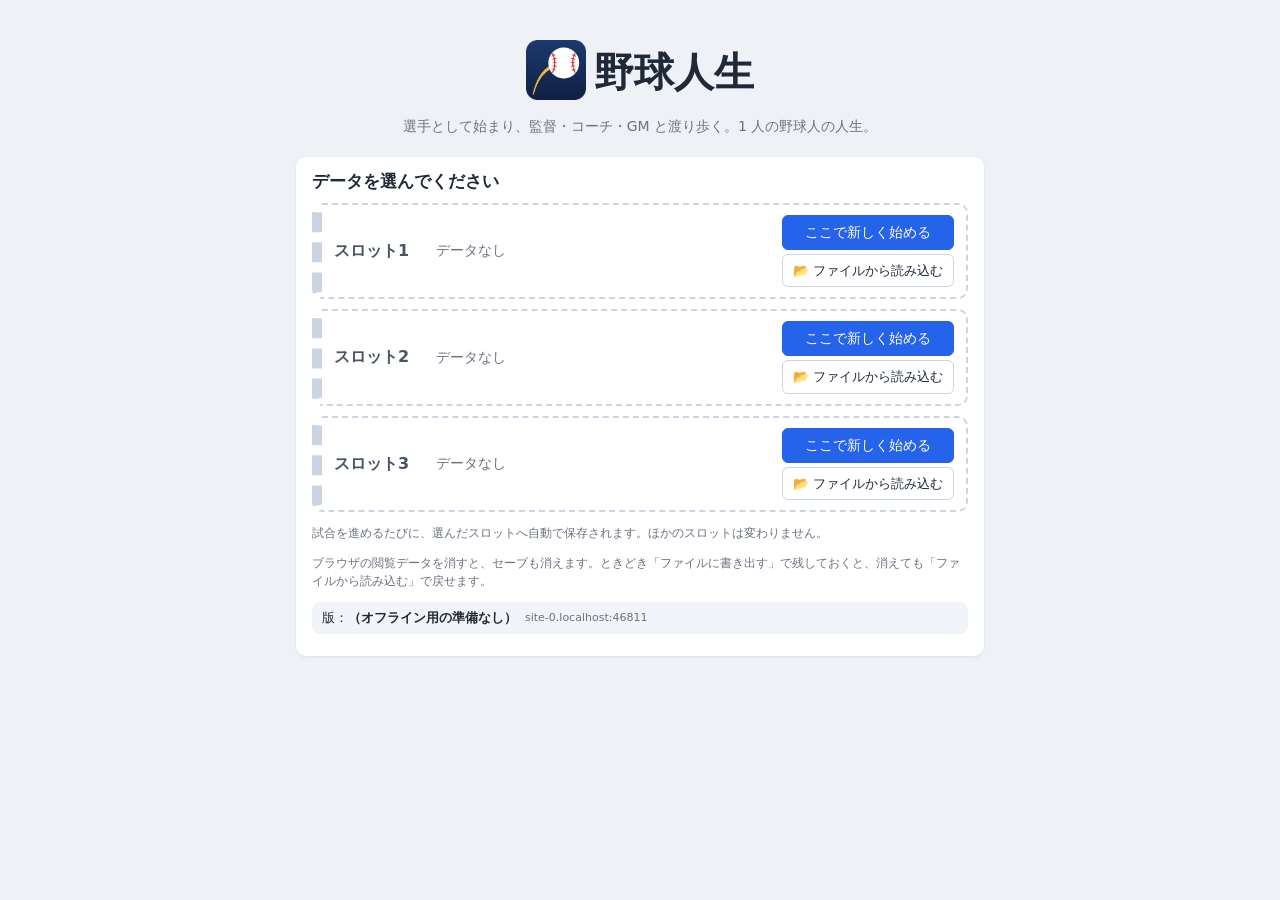
<file: index.html>
<!doctype html>
<html lang="ja">
<head>
  <meta charset="utf-8">
  <meta name="viewport" content="width=device-width, initial-scale=1">
  <title>野球人生</title>
  <meta name="theme-color" content="#1d4ed8">
  <meta name="apple-mobile-web-app-capable" content="yes">
  <meta name="apple-mobile-web-app-title" content="野球人生">
  <link rel="manifest" href="manifest.webmanifest">
  <link rel="icon" href="icons/icon-192.png">
  <link rel="apple-touch-icon" href="icons/apple-touch-icon.png">
  <link rel="stylesheet" href="css/style.css">
</head>
<body>
  <div id="app"></div>
  <div id="modal" class="modal hidden">
    <div class="modal-box">
      <button class="modal-close" title="閉じる">×</button>
      <div id="modal-body"></div>
    </div>
  </div>
  <script src="js/lz-string.min.js"></script>
  <script src="js/util.js"></script>
  <script src="js/data.js"></script>
  <script src="js/player.js"></script>
  <script src="js/sim.js"></script>
  <script src="js/league.js"></script>
  <script src="js/career.js"></script>
  <script src="js/ui.js"></script>
  <script src="js/ui_career.js"></script>
  <script src="js/main.js"></script>
</body>
</html>
</file>
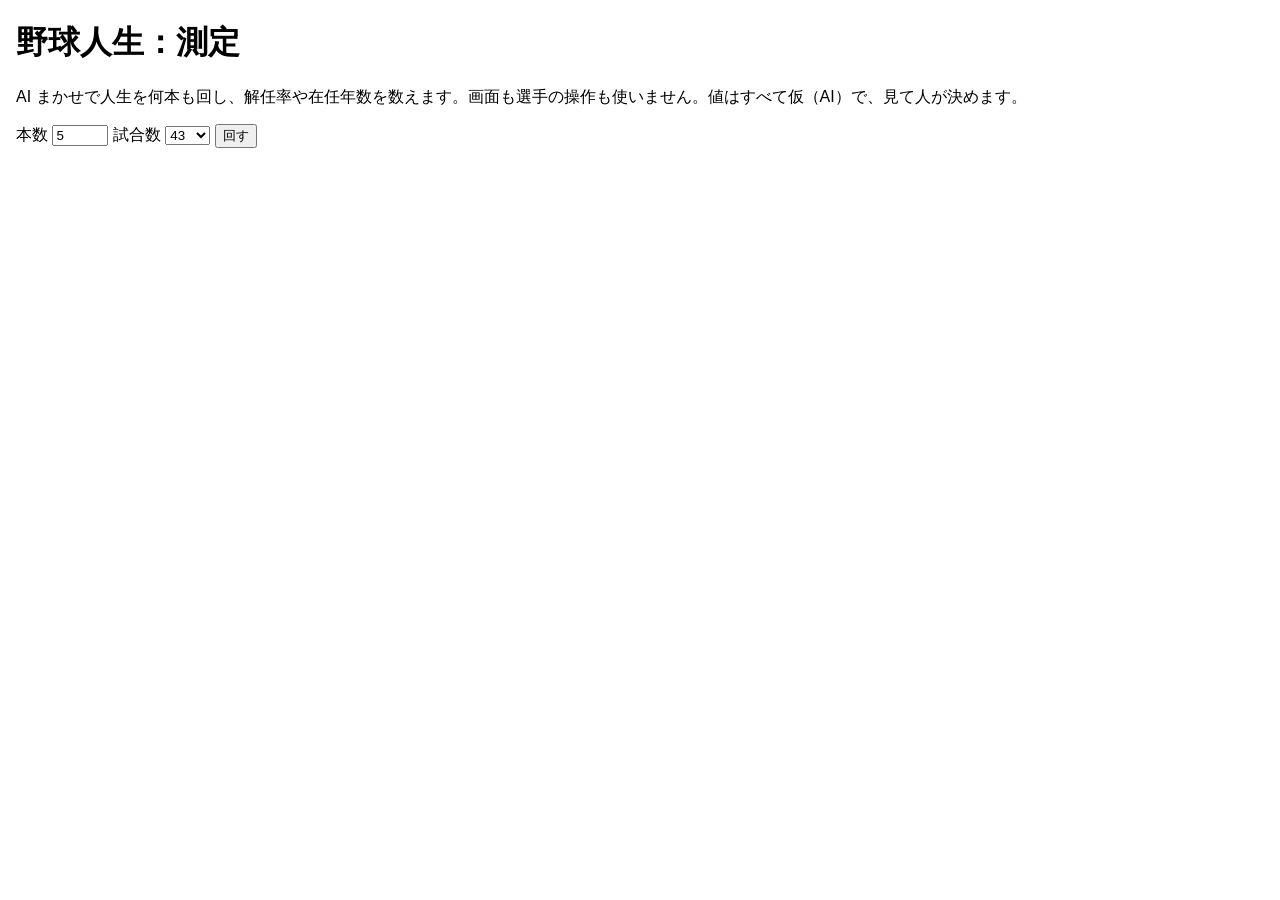
<file: tools/測定.html>
<!doctype html>
<html lang="ja">
<head>
<meta charset="utf-8">
<title>野球人生：測定</title>
<style>
  :root { color-scheme: light dark; }
  body { font-family: sans-serif; margin: 16px; }
  table { border-collapse: collapse; margin: 8px 0; }
  td, th { border: 1px solid #8884; padding: 2px 8px; font-size: 13px; text-align: right; }
  th:first-child, td:first-child { text-align: left; }
</style>
</head>
<body>
<h1>野球人生：測定</h1>
<p>AI まかせで人生を何本も回し、解任率や在任年数を数えます。画面も選手の操作も使いません。値はすべて仮（AI）で、見て人が決めます。</p>
<p><label>本数 <input id="n" type="number" value="5" min="1" max="100"></label>
   <label>試合数 <select id="g"><option>143</option><option>83</option><option selected>43</option></select></label>
   <button id="go">回す</button></p>
<pre id="st"></pre>
<div id="out"></div>
<script src="../js/lz-string.min.js"></script>
<script src="../js/util.js"></script>
<script src="../js/data.js"></script>
<script src="../js/player.js"></script>
<script src="../js/sim.js"></script>
<script src="../js/league.js"></script>
<script src="../js/career.js"></script>
<script>
'use strict';
const OFFERED = {};
// AI まかせの 1 手：仕事があれば続投、なければ届いた話から無作為に選ぶ
function botChoose() {
  const me = S.me;
  if (!me.offers.length) return;
  me.offers.forEach(o => { OFFERED[o.role] = (OFFERED[o.role] || 0) + 1; });
  if (me.job) {
    const i = me.offers.findIndex(o => o.renew);
    if (i >= 0) acceptOffer(i, 1); else me.offers = [];
    return;
  }
  acceptOffer(U.rint(0, me.offers.length - 1), 1);
}
// 代表の監督の打診は半分受ける
function botNational() {
  if (!S.me.natOffer) return;
  if (U.chance(0.5)) { acceptNational(); if (S.off && S.off.step === 'review') careerNext(); }
  else S.me.natOffer = null;
}
function botLife(games, kind) {
  newGame(U.rint(0, TEAM_DEFS.length - 1), games, { name: 'テスト', isP: U.chance(0.5), kind: kind || U.pick(['高校', '大学', '社会人']), bot: true });
  const me = S.me;
  let guard = 0;
  while (!me.ended && guard++ < 200) {
    if (me.job) {
      if (S.phase !== 'off') runSeasonAuto();
      if (S.phase !== 'off') throw new Error('シーズンが終わらない');
      if (me.job && ['awards', 'intl'].includes(S.off.step)) offToReview();
      if (me.ended) break;
      botNational();
      if (!me.job) continue;
      if (me.offers.length) botChoose();
      if (S.off && S.off.step === 'review') careerNext();
      if (S.off && S.off.step === 'camp' && (me.job || !me.offers.length)) offNewSeason();
    } else {
      const r = lifeStep();
      if (r === 'offers' || r === 'retired') { botNational(); botChoose(); }
      if (me.job && S.phase === 'off') {
        if (S.off && S.off.step === 'review') careerNext();
        if (S.off && S.off.step === 'camp') offNewSeason();
      }
      if (r === 'stuck') throw new Error('進めなくなった');
    }
    me.notices = [];
    // S が大きくなりすぎないよう、ニュースだけ切る
    if (S.news.length > 30) S.news.length = 30;
  }
  if (guard >= 200) throw new Error('人生が終わらない');
  return summarize();
}
function summarize() {
  const me = S.me, log = me.log;
  const stints = [];
  log.forEach(r => {
    const l = stints[stints.length - 1];
    if (l && l.team === r.team && l.role === r.role && !l.closed) { l.y++; if (r.end) { l.closed = true; l.end = r.end; } }
    else stints.push({ team: r.team, role: r.role, y: 1, closed: !!r.end, end: r.end });
  });
  const money = S.teams.map(t => t.money);
  return {
    playEndAge: me.card ? me.card.age : null, merit: me.merit, playerYears: me.diary.length, firstYears: me.diary.filter(d => d.first).length,
    jobYears: log.length, fired: me.fired, endAge: me.endAge, stints, byRole: log.reduce((o, r) => { o[r.role] = (o[r.role] || 0) + 1; return o; }, {}),
    natP: natPlayerCount(), natM: (me.natLog || []).filter(n => n.title === '監督').length, natC: (me.natLog || []).filter(n => n.title !== '監督').length,
    teams: new Set(log.map(r => r.team)).size, ok: log.filter(r => r.ok).length, jp: log.filter(r => r.jp).length, earned: me.earned, earnedPlayer: me.earnedPlayer || 0, earnedJob: me.earnedJob || 0,
    moneyAvg: U.sum(money) / money.length, moneyMin: Math.min(...money), year: S.year,
  };
}
function report(rs, ms) {
  const avg = f => U.sum(rs, f) / rs.length;
  const st = rs.flatMap(r => r.stints);
  const ended = st.filter(s => s.closed);
  const pct = (a, b) => b ? Math.round(a / b * 100) + '%' : '-';
  const roleY = k => avg(r => r.byRole[k] || 0).toFixed(1);
  const rows = [
    ['本数', rs.length], ['1 本あたりの時間（秒）', (ms / rs.length / 1000).toFixed(1)], ['1 年あたりの時間（秒）', (ms / U.sum(rs, r => r.playerYears + r.jobYears || 1) / 1000).toFixed(2)],
    ['現役の年数', avg(r => r.playerYears).toFixed(1)], ['一軍にいた年数', avg(r => r.firstYears).toFixed(1)], ['引退した歳', avg(r => r.playEndAge || 0).toFixed(1)], ['功績（0〜1）', avg(r => r.merit).toFixed(2)], ['一軍に 3 年以上いた人の割合', pct(rs.filter(r => r.firstYears >= 3).length, rs.length)],
    ['仕事の年数', avg(r => r.jobYears).toFixed(1)], ['　監督', roleY('manager')], ['　投手コーチ', roleY('pcoach')], ['　野手コーチ', roleY('bcoach')], ['　GM', roleY('gm')], ['渡り歩いた球団', avg(r => r.teams).toFixed(1)], ['届いた話：監督・投手コーチ・野手コーチ・GM', ['manager', 'pcoach', 'bcoach', 'gm'].map(k => OFFERED[k] || 0).join('・')],
    ['選手として代表に選ばれた人の割合', pct(rs.filter(r => r.natP).length, rs.length)], ['代表の監督になった人の割合', pct(rs.filter(r => r.natM).length, rs.length)], ['代表のコーチになった人の割合', pct(rs.filter(r => r.natC).length, rs.length)], ['解任の回数', avg(r => r.fired).toFixed(1)], ['1 つの仕事の平均年数', st.length ? (U.sum(st, s => s.y) / st.length).toFixed(1) : '-'], ['仕事の終わりのうち解任', pct(ended.filter(s => /解任/.test(s.end)).length, ended.length)],
    ['ノルマの達成率', pct(U.sum(rs, r => r.ok), U.sum(rs, r => r.jobYears))], ['日本一（仕事で）', avg(r => r.jp).toFixed(2)], ['球界を去った歳', avg(r => r.endAge || 0).toFixed(1)],
    ['スコア 平均（億円）', (avg(r => r.earned) / 10000).toFixed(1)], ['スコア 最低〜最高（億円）', (Math.min(...rs.map(r => r.earned)) / 10000).toFixed(1) + '〜' + (Math.max(...rs.map(r => r.earned)) / 10000).toFixed(1)],
    ['　うち現役（億円）', (avg(r => r.earnedPlayer) / 10000).toFixed(1)], ['　うち仕事（億円）', (avg(r => r.earnedJob) / 10000).toFixed(1)], ['終わりの球団の資金の平均（億円）', (avg(r => r.moneyAvg) / 10000).toFixed(1)], ['終わりの球団の資金の最低（億円）', (avg(r => r.moneyMin) / 10000).toFixed(1)],
  ];
  return rows;
}
window.runLives = function (n, games, onProgress) {
  return new Promise((res, rej) => {
    const rs = []; const t0 = performance.now();
    const step = () => {
      try { rs.push(botLife(games)); } catch (e) { rej(e); return; }
      if (onProgress) onProgress(rs.length);
      if (rs.length >= n) { const r = report(rs, performance.now() - t0); window.LAST = { rs, rows: r }; res(r); }
      else setTimeout(step, 0);
    };
    setTimeout(step, 0);
  });
};
document.getElementById('go').onclick = async () => {
  const st = document.getElementById('st');
  const n = +document.getElementById('n').value, g = +document.getElementById('g').value;
  try {
    const rows = await runLives(n, g, k => { st.textContent = `${k}/${n} 本`; });
    document.getElementById('out').innerHTML = `<table>${rows.map(([a, b]) => `<tr><td>${a}</td><td>${b}</td></tr>`).join('')}</table>`;
  } catch (e) { st.textContent = 'エラー：' + e.stack; }
};
</script>
</body>
</html>
</file>
<file: css/style.css>
:root {
  --bg: #eef2f7;
  --card: #ffffff;
  --ink: #1f2937;
  --muted: #6b7280;
  --line: #e5e7eb;
  --accent: #2563eb;
  --good: #16a34a;
  --bad: #dc2626;
}
* { box-sizing: border-box; }
body {
  margin: 0; background: var(--bg); color: var(--ink);
  font-family: "Hiragino Kaku Gothic ProN", "Yu Gothic UI", "Meiryo", system-ui, sans-serif;
  font-size: 14px; line-height: 1.5;
}
a { color: var(--accent); text-decoration: none; }
a:hover { text-decoration: underline; }
button {
  font: inherit; padding: 6px 12px; border: 1px solid #cbd5e1; background: #fff; border-radius: 6px; cursor: pointer;
}
button:hover:not(:disabled) { background: #f1f5f9; }
button:disabled { opacity: .45; cursor: default; }
button.primary { background: var(--accent); color: #fff; border-color: var(--accent); }
button.primary:hover:not(:disabled) { background: #1d4ed8; }
button.danger { color: var(--bad); border-color: #fca5a5; }
button.big { font-size: 16px; padding: 10px 22px; font-weight: bold; }
button.sm { padding: 1px 7px; font-size: 12px; }
button.ghost { background: transparent; color: #fff; border-color: rgba(255,255,255,.5); }
select, input[type=range] { font: inherit; }
select { padding: 3px 4px; border: 1px solid #cbd5e1; border-radius: 4px; background: #fff; }

header {
  background: var(--c); color: #fff; padding: 10px 16px;
  display: flex; flex-wrap: wrap; gap: 8px; align-items: center; justify-content: space-between;
  position: sticky; top: 0; z-index: 5; box-shadow: 0 2px 6px rgba(0,0,0,.2);
}
header .tname { font-size: 20px; font-weight: bold; }
header .meta { opacity: .95; }
header .hr { display: flex; gap: 6px; flex-wrap: wrap; }
header .neg { color: #fecaca; }
.tabs { display: flex; gap: 2px; padding: 8px 16px 0; overflow-x: auto; background: #dbe3ee; }
.tabs button { border: none; border-radius: 8px 8px 0 0; background: #c7d2e0; white-space: nowrap; }
.tabs button.on { background: var(--bg); font-weight: bold; }
main { padding: 12px 16px 40px; max-width: 1200px; margin: 0 auto; }

.card { background: var(--card); border-radius: 10px; padding: 12px 16px; margin-bottom: 12px; box-shadow: 0 1px 3px rgba(0,0,0,.08); }
.card h2 { font-size: 17px; margin: 0 0 8px; }
h3 { font-size: 14px; margin: 12px 0 6px; color: #374151; }
.grid2 { display: grid; grid-template-columns: repeat(auto-fit, minmax(360px, 1fr)); gap: 12px; }
.grid2 > .card { margin-bottom: 0; }
.grid2 + .card, .card + .grid2 { margin-top: 12px; }
.row { display: flex; gap: 10px; align-items: center; justify-content: space-between; flex-wrap: wrap; }
.muted { color: var(--muted); }
.note { color: var(--muted); font-size: 12px; }
.neg { color: var(--bad); }
.win { color: var(--good); font-weight: bold; }
.lose { color: var(--bad); font-weight: bold; }
.big-text { font-size: 20px; font-weight: bold; letter-spacing: 2px; }
.nowrap { white-space: nowrap; }

.scroll { overflow-x: auto; }
table.tbl { border-collapse: collapse; width: 100%; font-size: 13px; }
.tbl th, .tbl td { padding: 4px 6px; border-bottom: 1px solid var(--line); text-align: center; white-space: nowrap; }
.tbl th { background: #f8fafc; font-weight: 600; color: #374151; }
.tbl td.l, .tbl th.l { text-align: left; }
.tbl tr.me td { background: #fef9c3; }
.tbl tr.sel td { background: #dbeafe; }
.tbl.money td { text-align: right; }

.chip { display: inline-block; color: #fff; border-radius: 4px; padding: 0 6px; font-size: 12px; font-weight: bold; }
.tag { display: inline-block; font-size: 11px; padding: 0 5px; border-radius: 4px; background: #e5e7eb; margin-left: 4px; color: #374151; }
.tag.bad { background: #fee2e2; color: var(--bad); }

/* 能力のランク（S〜G） */
.g { display: inline-block; width: 20px; text-align: center; font-weight: 900; border-radius: 3px; color: #fff; font-size: 12px; margin-right: 2px; }
.gS { background: linear-gradient(135deg, #f59e0b, #fde047); color: #7c2d12; }
.gSS { background: linear-gradient(135deg, #b45309, #facc15 45%, #fef9c3 55%, #f59e0b); color: #451a03; font-size: 10px; letter-spacing: -0.5px; box-shadow: 0 0 0 1px #b45309; }
.gA { background: #e11d48; }
.gB { background: #f97316; }
.gC { background: #eab308; }
.gD { background: #84cc16; }
.gE { background: #10b981; }
.gF { background: #3b82f6; }
.gG { background: #9ca3af; }
small.num { color: var(--muted); font-size: 11px; }
.cond { font-weight: bold; font-size: 15px; }
.c5 { color: #e11d48; } .c4 { color: #f97316; } .c3 { color: #ca8a04; } .c2 { color: #3b82f6; } .c1 { color: #7c3aed; }
.stars { color: #f59e0b; letter-spacing: -1px; }

.bars .bar { display: flex; align-items: center; gap: 8px; margin: 4px 0; }
.bars .bl { width: 90px; }
.bt { display: inline-block; flex: 1; max-width: 260px; height: 8px; background: #e5e7eb; border-radius: 4px; overflow: hidden; }
.bt span { display: block; height: 100%; background: linear-gradient(90deg, #60a5fa, #2563eb); }
.bt span.fame { background: linear-gradient(90deg, #fb923c, #e11d48); }
.bt span.loyal { background: linear-gradient(90deg, #86efac, #16a34a); }
.bt.wide { display: block; max-width: none; margin-bottom: 8px; }

.vs { font-size: 18px; margin: 6px 0; }
.vs .chip { font-size: 16px; padding: 2px 10px; }
.result { font-size: 18px; font-weight: bold; margin-bottom: 6px; }
.result.win { color: var(--good); } .result.lose { color: var(--bad); }
table.line { border-collapse: collapse; margin: 4px 0; }
.line th, .line td { border: 1px solid var(--line); padding: 2px 8px; text-align: center; min-width: 26px; }
.line td.r { font-weight: bold; background: #f8fafc; }
ul.news, ul.log { list-style: none; padding: 0; margin: 0; }
ul.news li, ul.log li { padding: 3px 0; border-bottom: 1px dashed var(--line); }
ul.news li.big { font-weight: bold; }
ul.news li.good, ul.log li.good { color: var(--good); }
ul.news li.bad, ul.log li.bad { color: var(--bad); }
details summary { cursor: pointer; margin-top: 8px; color: var(--accent); }

.leaders { display: grid; grid-template-columns: repeat(auto-fill, minmax(230px, 1fr)); gap: 8px 16px; }
.leaders ol { margin: 0; padding-left: 20px; }
.seg { display: flex; gap: 0; margin: 6px 0; }
.seg button { border-radius: 0; }
.seg button:first-child { border-radius: 6px 0 0 6px; }
.seg button:last-child { border-radius: 0 6px 6px 0; }
.seg button.on { background: var(--accent); color: #fff; border-color: var(--accent); }
.steps { margin-bottom: 10px; font-weight: bold; color: var(--muted); }
.steps span { padding: 2px 8px; }
.steps span.on { background: var(--accent); color: #fff; border-radius: 12px; }

.title { max-width: 720px; margin: 40px auto; padding: 0 16px; text-align: center; }
.title h1 { font-size: 40px; margin: 0; }
.title .sub { color: var(--muted); margin-bottom: 20px; }
.title .card { text-align: left; margin-top: 20px; }
.teampick { display: grid; grid-template-columns: repeat(auto-fill, minmax(200px, 1fr)); gap: 8px; margin: 10px 0; }
.tp { border: 2px solid var(--c); color: var(--c); font-weight: bold; padding: 12px; }
.tp.on, .tp:hover { background: var(--c) !important; color: #fff; }

.modal { position: fixed; inset: 0; background: rgba(15,23,42,.5); display: flex; align-items: flex-start; justify-content: center; z-index: 20; overflow-y: auto; padding: 40px 12px; }
.modal.hidden { display: none; }
.modal-box { background: #fff; border-radius: 12px; padding: 18px 20px; max-width: 760px; width: 100%; position: relative; }
.modal-close { position: absolute; top: 8px; right: 8px; border: none; font-size: 20px; background: none; }
.toast { position: fixed; bottom: 20px; left: 50%; transform: translateX(-50%); background: #111827; color: #fff; padding: 10px 18px; border-radius: 8px; z-index: 30; animation: fade 3s forwards; }
@keyframes fade { 0%, 80% { opacity: 1; } 100% { opacity: 0; visibility: hidden; } }

@media (max-width: 600px) {
  .grid2 { grid-template-columns: 1fr; }
  header .tname { font-size: 17px; }
}

/* ポストシーズン */
.series { border: 1px solid var(--line); border-radius: 8px; padding: 8px 12px; margin-bottom: 10px; }
.series.mine { border-color: #f59e0b; background: #fffbeb; }
.series h3 { margin-top: 0; }
.vsline { font-size: 15px; }
.big-num { font-size: 22px; }

/* 覚醒 */
ul.news li.awaken { color: #b45309; font-weight: bold; }
.tag.awaken-tag { background: linear-gradient(135deg, #f59e0b, #fde047); color: #7c2d12; font-weight: bold; }
.awaken-box { text-align: center; padding: 10px 0; }
.awaken-title {
  font-size: 40px; font-weight: 900; letter-spacing: 6px; margin-bottom: 12px;
  background: linear-gradient(90deg, #f59e0b, #ef4444, #f59e0b); -webkit-background-clip: text; background-clip: text; color: transparent;
  animation: flash 0.9s ease-in-out 3;
}
.awaken-text { font-size: 16px; font-weight: bold; }
@keyframes flash { 0%, 100% { transform: scale(1); } 50% { transform: scale(1.12); } }

/* 大覚醒 */
.awaken-box.big { background: radial-gradient(circle, #fff7ed 0%, #fde68a 55%, #fca5a5 100%); border-radius: 10px; padding: 18px 8px; }
.awaken-box.big .awaken-title { font-size: 52px; animation: boom 0.6s ease-in-out 5; }
.awaken-text.big { font-size: 19px; color: #b91c1c; }
.tag.awaken-tag.big { background: linear-gradient(135deg, #ef4444, #f59e0b); color: #fff; }
@keyframes boom { 0%, 100% { transform: scale(1) rotate(0); } 30% { transform: scale(1.25) rotate(-3deg); } 60% { transform: scale(1.1) rotate(3deg); } }

/* ドラフト候補のアマ時代・講評 */
.tbl td.wrap { white-space: normal; min-width: 280px; max-width: 420px; font-size: 12px; line-height: 1.45; }
.atitle { color: #b45309; font-weight: bold; }

/* 一軍・二軍 */
.tag.farm { background: #e0f2fe; color: #0369a1; }
.small { font-size: 11px; }

/* セーブのスロット */
.slots { display: grid; gap: 10px; }
.slot { display: grid; grid-template-columns: 90px 1fr auto; gap: 12px; align-items: center; border: 2px solid var(--c, #cbd5e1); border-left-width: 10px; border-radius: 10px; padding: 10px 12px; background: #fff; }
.slot.empty { border-style: dashed; border-color: #cbd5e1; }
.slot-no { font-weight: 900; font-size: 16px; color: #475569; }
.slot-team { font-size: 18px; font-weight: bold; color: var(--c); }
.slot-btns { display: flex; flex-direction: column; gap: 4px; align-items: stretch; }
@media (max-width: 600px) { .slot { grid-template-columns: 1fr; } }

/* ドラフト候補の「気になる」 */
.star-btn { border: none; background: none; font-size: 18px; color: #cbd5e1; padding: 0 4px; }
.star-btn.on { color: #f59e0b; }
.release-list { max-height: 420px; overflow-y: auto; }

/* 二刀流・天才 */
.tag.twoway { background: #ede9fe; color: #6d28d9; font-weight: bold; }
.tag.genius { background: linear-gradient(135deg, #22d3ee, #a78bfa); color: #fff; font-weight: bold; }

/* ポジションごとの人数・しぼり込み */
.poscount { display: flex; flex-wrap: wrap; gap: 6px; align-items: center; margin: 6px 0; font-size: 13px; }
.poscount .pc { background: #f1f5f9; border-radius: 6px; padding: 2px 8px; }
.poscount .pc small { color: var(--muted); }
.seg.wrapseg { flex-wrap: wrap; }
.genius-box { border: 2px solid #a78bfa; }

/* ポジションの色つきの印 */
.pbs { white-space: nowrap; }
.pb { display: inline-block; min-width: 20px; text-align: center; border-radius: 4px; color: #fff; font-weight: bold; font-size: 12px; padding: 0 3px; margin-right: 2px; }
.pb-投 { background: #dc2626; }
.pb-捕 { background: #2563eb; }
.pb-一 { background: #ea580c; }
.pb-二 { background: #16a34a; }
.pb-三 { background: #ca8a04; }
.pb-遊 { background: #0891b2; }
.pb-外 { background: #7c3aed; }
.pb-指 { background: #475569; }
.apt { display: inline-block; font-size: 11px; border: 1px solid #e5e7eb; border-radius: 4px; padding: 0 3px; margin-right: 2px; background: #fff; }
.apt.a2 { color: #dc2626; border-color: #fecaca; font-weight: bold; }
.apt.a1 { color: #374151; }
.apt.a0 { color: #9ca3af; }

/* ---------- スマホ用 ---------- */
.pcards { display: grid; gap: 8px; }
.pcard { border: 1px solid var(--line); border-radius: 10px; padding: 8px 10px; background: #fff; }
.pcard.sel { background: #eff6ff; border-color: #93c5fd; }
.pc-top { display: flex; align-items: center; gap: 8px; }
.pc-name { flex: 1; font-weight: bold; font-size: 15px; min-width: 0; }
.pc-ovr { font-size: 20px; font-weight: 900; text-align: center; line-height: 1; min-width: 38px; }
.pc-ovr small { display: block; font-size: 10px; color: var(--muted); font-weight: normal; }
.pc-sub { display: flex; flex-wrap: wrap; gap: 6px; align-items: center; font-size: 12px; margin: 4px 0; }
.pc-abil { display: flex; flex-wrap: wrap; gap: 4px 10px; font-size: 12px; }
.pc-abil .ab { white-space: nowrap; }
.pc-line { font-size: 12px; color: #374151; margin-top: 4px; line-height: 1.45; }
.pc-act { margin-top: 6px; display: flex; gap: 6px; justify-content: flex-end; align-items: center; flex-wrap: wrap; }
.order-no { font-size: 20px; font-weight: 900; width: 26px; text-align: center; }
.pc-top select.grow { flex: 1; min-width: 0; }

@media (max-width: 700px) {
  body { padding-bottom: calc(76px + env(safe-area-inset-bottom)); }
  .hide-m { display: none; }
  header { padding: 8px 12px; }
  header .tname { font-size: 16px; }
  header .meta { font-size: 11px; line-height: 1.4; }
  /* 試合を進めるボタンは画面の下に固定（親指で押しやすく） */
  header .hr { position: fixed; left: 0; right: 0; bottom: 0; background: var(--c); padding: 8px 8px calc(8px + env(safe-area-inset-bottom));
    display: flex; gap: 6px; z-index: 15; box-shadow: 0 -2px 8px rgba(0,0,0,.25); }
  header .hr button { flex: 1; padding: 12px 4px; font-size: 14px; }
  header .hr .ghost { flex: 0 0 auto; padding: 12px 10px; }
  header .hr .tag { flex: 1; text-align: center; padding: 10px; }
  .tabs { padding: 6px 8px 0; }
  .tabs button { padding: 9px 12px; }
  main { padding: 8px 8px 20px; }
  .card { padding: 10px; border-radius: 8px; }
  .card h2 { font-size: 16px; }
  .tbl { font-size: 12px; }
  .tbl th, .tbl td { padding: 4px; }
  /* 横にスクロールしても、いちばん左の列（名前）は残す */
  .tbl tr > *:first-child { position: sticky; left: 0; background: #fff; z-index: 1; }
  .tbl tr > th:first-child { background: #f8fafc; }
  .tbl tr.me > *:first-child { background: #fef9c3; }
  .tbl tr.sel > *:first-child { background: #dbeafe; }
  /* 画面より長い中身でも、白い背景が下まで伸びるように（flex の stretch だと画面の高さで止まる） */
  .modal { padding: 0; display: block; }
  .modal-box { border-radius: 0; min-height: 100%; padding: 14px 12px 40px; }
  .modal-close { position: sticky; top: 0; float: right; background: #fff; border-radius: 50%; width: 36px; height: 36px; }
  .bars .bl { width: 72px; }
  .bt { max-width: none; }
  button.sm { padding: 6px 10px; font-size: 13px; }
  .seg button { padding: 7px 10px; }
  .vs { font-size: 16px; }
  .title { margin: 16px auto; }
  .title h1 { font-size: 30px; }
  .slot { grid-template-columns: 1fr; }
  .slot-btns { flex-direction: row; flex-wrap: wrap; }
  .grid2 { grid-template-columns: 1fr; }
  .leaders { grid-template-columns: 1fr 1fr; }
  .toast { bottom: calc(90px + env(safe-area-inset-bottom)); width: calc(100% - 32px); text-align: center; }
  .poscount { font-size: 12px; }
}

/* ドラフトの抽選 */
.lose-box .awaken-title { background: linear-gradient(90deg, #64748b, #334155); -webkit-background-clip: text; background-clip: text; color: transparent; }

/* 今季の成績・補強のおすすめ */
.tbl.stats tr.qual td { background: #f0fdf4; }
.tbl.stats td.sortcol { font-weight: bold; }
a.sorth { color: inherit; white-space: nowrap; }
a.sorth.on { color: var(--accent); }
.needs { background: #fffbeb; border: 1px solid #fde68a; border-radius: 8px; padding: 8px 12px; margin: 8px 0; }
.needs ol { margin: 6px 0 2px; padding-left: 22px; }
.needs li { margin: 3px 0; }

/* セーブのファイル読み込みボタン */
label.filebtn { display: inline-block; font-size: 13px; padding: 6px 10px; border: 1px solid #cbd5e1; border-radius: 6px; background: #fff; cursor: pointer; text-align: center; }
label.filebtn:hover { background: #f1f5f9; }
label.filebtn input { display: none; }

/* ドラフトの評価と総評 */
.tier { display: inline-block; font-size: 12px; font-weight: bold; padding: 1px 8px; border-radius: 10px; margin-bottom: 2px; }
.tier.t1 { background: #dc2626; color: #fff; }
.tier.t2 { background: #f97316; color: #fff; }
.tier.t3 { background: #fde68a; color: #92400e; }
.tier.t4 { background: #dbeafe; color: #1e40af; }
.tier.t5 { background: #e5e7eb; color: #374151; }
.tier.t6 { background: #f3f4f6; color: #9ca3af; }
.review { background: #eff6ff; border: 1px solid #bfdbfe; border-radius: 8px; padding: 8px 12px; margin: 8px 0; }
.review p { margin: 6px 0 0; line-height: 1.7; }

/* セーブの書き出しのすすめ */
.backup-banner { background: #fef2f2; border: 1px solid #fecaca; border-radius: 8px; padding: 8px 12px; margin: 0 0 10px; line-height: 1.6; }
.backup-btns { margin-top: 6px; display: flex; flex-wrap: wrap; gap: 6px; }
.backup-ask { text-align: left; }
.backup-ask label { display: block; margin-top: 8px; }

/* 記録・殿堂 */
.hof-card { border: 1px solid #e5e7eb; border-radius: 8px; padding: 8px 12px; margin: 6px 0; line-height: 1.6; }
.hof-card.hof { background: #fffbeb; border-color: #fcd34d; }
.hof-card.mine { box-shadow: inset 4px 0 0 var(--accent); }
.hof-name { margin-bottom: 2px; }
.leaders li.me { font-weight: bold; }
tr.total td { font-weight: bold; border-top: 2px solid #cbd5e1; }
ol.plain { padding-left: 22px; }

/* 成長の時期 */
.phase { display: inline-block; font-size: 11px; font-weight: bold; line-height: 1; padding: 2px 4px; margin-left: 3px; border-radius: 4px; vertical-align: 1px; }
.ph-grow { background: #dcfce7; color: #166534; }
.ph-peak { background: #fef3c7; color: #92400e; }
.ph-decline { background: #e5e7eb; color: #4b5563; }
.growth { margin: 6px 0 10px; }
.growth p { margin: 0 0 4px; line-height: 1.7; }
.gbar { position: relative; height: 22px; background: #f8fafc; border: 1px solid #e2e8f0; border-radius: 6px; margin-top: 18px; }
.gb-seg { position: absolute; top: 0; bottom: 0; font-size: 11px; display: flex; align-items: center; justify-content: center; overflow: hidden; white-space: nowrap; }
.gb-now { position: absolute; top: -18px; bottom: -2px; border-left: 2px solid #dc2626; font-size: 11px; }
.gb-now b { position: absolute; top: 0; left: 3px; color: #dc2626; white-space: nowrap; }
.gb-ages { display: flex; justify-content: space-between; font-size: 11px; color: #94a3b8; }

/* 殿堂入りの星（ふつうの★とは別の色） */
.star-btn.hof-star.on, .hof-star-sample { color: #9333ea; }

/* 古い年の記録の整理 */
details.slim { margin-top: 14px; border: 1px solid #e5e7eb; border-radius: 8px; padding: 8px 12px; background: #f8fafc; }
details.slim summary { cursor: pointer; font-weight: bold; }

/* 版の表示 */
.version { display: flex; flex-wrap: wrap; align-items: center; gap: 8px; background: #f1f5f9; border-radius: 8px; padding: 6px 10px; margin: 6px 0 10px; font-size: 13px; }

/* ドラフト採点 */
.dgrade { display: inline-block; min-width: 22px; text-align: center; font-weight: bold; border-radius: 6px; padding: 1px 6px; color: #fff; }
.dgrade.ga { background: #dc2626; } .dgrade.gb { background: #f97316; } .dgrade.gc { background: #eab308; }
.dgrade.gd { background: #64748b; } .dgrade.ge { background: #334155; }

/* 弾道 */
.ab.traj { background: #eef2ff; color: #3730a3; border-radius: 4px; padding: 0 4px; margin-left: 2px; }
.ab.traj b { font-weight: 700; }
.ab.traj.t4 { background: #fee2e2; color: #b91c1c; }
.ab.traj.t3 { background: #ffedd5; color: #c2410c; }

/* 伸びが止まった能力 */
.gstack { display: inline-flex; flex-direction: column; align-items: center; line-height: 1.1; }
.grow1 { display: inline-flex; align-items: center; gap: 4px; }
.stall { font-size: 10px; color: #fff; background: #8a8f98; border-radius: 3px; padding: 0 3px; margin-top: 1px; }
.tag.rare { background: linear-gradient(135deg, #f59e0b, #dc2626); color: #fff; font-weight: bold; }

/* オーダー画面：打順表と守備図 */
.po-hint { background: #eff6ff; border: 1px solid #bfdbfe; border-radius: 6px; padding: 6px 10px; margin: 6px 0 8px; }
.po-wrap { display: grid; grid-template-columns: minmax(0, 1fr) 340px; gap: 14px; align-items: start; }
.po-list { min-width: 0; }
.po-row {
  display: grid; grid-template-columns: 22px 30px minmax(90px, 1fr) 24px 34px repeat(5, 42px) 70px;
  align-items: center; gap: 4px; width: 100%; text-align: left;
  padding: 4px 6px; margin: 0 0 3px; border: 1px solid var(--line); border-radius: 6px; background: #fff;
}
.po-row:hover:not(.po-head) { background: #f1f5f9; }
.po-row.sel, .po-row.sel:hover { background: #fef3c7; border-color: #f59e0b; box-shadow: 0 0 0 2px #fcd34d inset; }
.po-row.inj { opacity: .7; }
.po-head { background: #1e3a5f; color: #fff; font-size: 12px; cursor: default; border-color: #1e3a5f; }
.po-no { font-weight: bold; text-align: center; }
.po-name { font-weight: bold; white-space: nowrap; overflow: hidden; text-overflow: ellipsis; }
.po-name .tag { margin-left: 4px; }
.po-g { display: inline-flex; align-items: center; gap: 2px; white-space: nowrap; }
.po-traj .ab { white-space: nowrap; }
.po-st { font-size: 12px; white-space: nowrap; text-align: right; }
.po-field { position: relative; aspect-ratio: 1 / 1; border-radius: 10px; overflow: hidden; background: #2f6f2b; }
.po-field svg { position: absolute; inset: 0; width: 100%; height: 100%; }
.fspot, .fmound {
  position: absolute; transform: translate(-50%, -50%); display: flex; flex-direction: column; align-items: center;
  padding: 2px 4px; border-radius: 6px; background: rgba(255,255,255,.92); border: 1px solid rgba(0,0,0,.2);
  font-size: 12px; line-height: 1.2; min-width: 46px;
}
.fspot.sel, .fspot.sel:hover { background: #fde68a; border-color: #f59e0b; box-shadow: 0 0 0 2px #f59e0b; }
.fspot.bad { border-color: var(--bad); }
.fmound { left: 50%; top: 66%; background: rgba(255,255,255,.75); }
.fname { font-weight: bold; white-space: nowrap; }
@media (max-width: 760px) {
  .po-wrap { grid-template-columns: 1fr; }
  .po-field { max-width: 360px; margin: 0 auto; width: 100%; order: -1; }
  .po-row { grid-template-columns: 18px 26px minmax(0, 1fr) 20px 36px repeat(5, 22px); font-size: 13px; gap: 3px; padding: 4px; }
  .po-row .po-st { display: none; }
  .po-g small { display: none; }
}

/* 一軍・二軍の入れ替え */
.ro-wrap { display: grid; grid-template-columns: 1fr 1fr; gap: 14px; align-items: start; }
.ro-col { min-width: 0; border-radius: 8px; padding: 6px 8px; }
.ro-col h2 { margin: 2px 0; padding: 4px 8px; border-radius: 6px; color: #fff; font-size: 16px; }
.ro-act h2 { background: #1e3a5f; }
.ro-farm h2 { background: #4b5563; }
.ro-act { background: #eef4fb; }
.ro-farm { background: #f3f4f6; }
.ro-row {
  display: grid; grid-template-columns: 54px minmax(70px, 1fr) 40px 22px auto 28px;
  align-items: center; gap: 4px; width: 100%; text-align: left;
  padding: 3px 6px; margin: 0 0 3px; border: 1px solid var(--line); border-radius: 6px; background: #fff; font-size: 13px;
}
.ro-row:hover { background: #f1f5f9; }
.ro-row.sel, .ro-row.sel:hover { background: #fef3c7; border-color: #f59e0b; box-shadow: 0 0 0 2px #fcd34d inset; }
.ro-row.locked { opacity: .6; }
.ro-name { font-weight: bold; white-space: nowrap; overflow: hidden; text-overflow: ellipsis; }
.ro-name .tag { margin-left: 3px; }
.ro-age { white-space: nowrap; font-size: 12px; }
.ro-abil { display: flex; gap: 5px; flex-wrap: wrap; font-size: 12px; }
.ro-ovr { font-weight: bold; text-align: right; }
@media (max-width: 760px) {
  .ro-wrap { grid-template-columns: 1fr; }
  .ro-row { grid-template-columns: auto minmax(0, 1fr) 36px 20px 26px; }
  .ro-abil { grid-column: 2 / -1; grid-row: 2; }
}

/* サブポジの札 */
.subs { display: inline-flex; gap: 1px; margin-left: 1px; }
.pb.sub { background: #fff; border: 1px solid currentColor; min-width: 16px; font-size: 11px; line-height: 14px; padding: 0 2px; margin-right: 0; }
.pb.sub.pb-捕 { color: #2563eb; }
.pb.sub.pb-一 { color: #ea580c; }
.pb.sub.pb-二 { color: #16a34a; }
.pb.sub.pb-三 { color: #ca8a04; }
.pb.sub.pb-遊 { color: #0891b2; }
.pb.sub.pb-外 { color: #7c3aed; }
.po-can { margin-left: 6px; font-weight: normal; }
@media (max-width: 760px) { .po-can { display: none; } }
.tag.steal.s-積極的 { background: #dcfce7; color: #166534; border-color: #86efac; }
.tag.steal.s-慎重 { background: #f1f5f9; color: #475569; }
.tag.eye.e2 { background: #fef3c7; color: #92400e; border-color: #fcd34d; font-weight: bold; }
.tag.eye.e1 { background: #ecfeff; color: #155e75; border-color: #a5f3fc; }
.tag.eye.ex { background: #f1f5f9; color: #64748b; }

/* 試合を順を追って見る（野球速報のアプリふう） */
.pbp-title { font-size: 16px; margin: 0 0 6px; }
.pbp-line td.pbp-now-cell { background: #fef3c7; font-weight: bold; }
.pbp-line th, .pbp-line td { padding: 2px 5px; min-width: 18px; white-space: nowrap; }
.pbp-btns button { margin: 2px 0; }
.pbp-live { background: #0f172a; color: #f8fafc; border-radius: 10px; padding: 10px 12px; margin: 8px 0; }
.pbp-live .muted { color: #94a3b8; }
.pbp-score { display: flex; align-items: center; justify-content: center; gap: 12px; font-size: 15px; }
.pbp-score b { font-size: 28px; min-width: 28px; text-align: center; }
.pbp-team { font-weight: bold; max-width: 7em; overflow: hidden; text-overflow: ellipsis; white-space: nowrap; }
.pbp-inning { font-size: 13px; background: #334155; border-radius: 6px; padding: 2px 8px; white-space: nowrap; }
.pbp-mid { display: flex; align-items: center; gap: 14px; margin-top: 8px; flex-wrap: wrap; }
.pbp-field { position: relative; width: 60px; height: 50px; flex: none; }
.pbp-field .base { position: absolute; width: 15px; height: 15px; transform: rotate(45deg); border: 2px solid #64748b; background: transparent; }
.pbp-field .base.on { background: #f59e0b; border-color: #f59e0b; }
.pbp-field .b2 { left: 21px; top: 2px; } .pbp-field .b4 { left: 4px; top: 20px; } .pbp-field .b1 { left: 38px; top: 20px; }
.pbp-out { font-weight: bold; white-space: nowrap; }
.pbp-out .dot { display: inline-block; width: 11px; height: 11px; border-radius: 50%; border: 2px solid #64748b; margin-left: 3px; vertical-align: middle; }
.pbp-out .dot.on { background: #ef4444; border-color: #ef4444; }
.pbp-match { flex: 1; min-width: 200px; line-height: 1.6; font-size: 14px; }
.pbp-now { margin-top: 8px; padding: 6px 8px; border-radius: 6px; background: #1e293b; font-size: 15px; }
.pbp-now.run { background: #7c2d12; } .pbp-now.hr { background: #b91c1c; }
.pbp-pts { color: #fde047; }
.pbp-final { text-align: center; margin-top: 6px; }
.pbp-final p { margin: 4px 0; }
.pbp-log { list-style: none; padding: 0; margin: 6px 0; max-height: 45vh; overflow-y: auto; }
.pbp-log li { padding: 3px 4px; border-bottom: 1px solid var(--line); }
.pbp-log li.pbp-inn { font-weight: bold; background: var(--line); }
.pbp-log li.pbp-run { font-weight: bold; }

.pbp-nono { margin-top: 6px; padding: 4px 8px; border-radius: 6px; background: #f5c542; color: #2b2100; font-weight: bold; text-align: center; }

/* ---------- 人生 ---------- */
.tag.me-tag { background: #f59e0b; color: #fff; font-weight: bold; }
.tname small { font-weight: normal; font-size: 12px; opacity: .9; }
.life-bar { height: 10px; border-radius: 5px; background: var(--line); overflow: hidden; position: relative; margin: 4px 0; }
.life-bar > span { display: block; height: 100%; background: var(--accent); }
.life-bar > i { position: absolute; top: 0; bottom: 0; width: 2px; background: var(--bad); }
.life-kv { display: grid; grid-template-columns: repeat(auto-fit, minmax(150px, 1fr)); gap: 6px 14px; margin: 8px 0; }
.life-kv div small { display: block; color: var(--muted); font-size: 11px; }
.offer { border: 1px solid var(--line); border-left: 5px solid var(--c, var(--accent)); border-radius: 8px; padding: 8px 12px; margin: 8px 0; }
.offer h3 { margin: 0 0 4px; font-size: 15px; }
.pkgs { display: grid; grid-template-columns: repeat(auto-fit, minmax(170px, 1fr)); gap: 8px; margin-top: 6px; }
.pkg { border: 1px solid var(--line); border-radius: 6px; padding: 6px 8px; font-size: 13px; }
.pkg button { width: 100%; margin-top: 4px; }
.verdict { padding: 10px 12px; border-radius: 8px; background: #f1f5f9; font-weight: bold; margin: 6px 0; }
.verdict.fired { background: #fee2e2; color: #991b1b; }
.resume h1 { margin: 12px 0 4px; }
.notice-box { text-align: center; padding: 8px; }
.notice-box h2 { margin: 6px 0; }

/* スマホで表が画面を押し広げないように（表はカードの中で横に動かす） */
@media (max-width: 700px) {
  .grid2 { grid-template-columns: minmax(0, 1fr); }
  .grid2 > * { min-width: 0; }
  .card { overflow-x: auto; }
}
/* じぶん年表 */
.tl { list-style: none; margin: 0; padding: 0; }
.tl li { display: grid; grid-template-columns: 72px 26px 1fr; align-items: baseline; gap: 4px; padding: 5px 0; border-bottom: 1px solid var(--line); font-size: 14px; }
.tl li:last-child { border-bottom: 0; }
.tl-when { font-variant-numeric: tabular-nums; font-weight: bold; font-size: 13px; }
.tl-when small { display: block; font-weight: normal; color: var(--muted); font-size: 11px; }
.tl-move .tl-text, .tl-title .tl-text, .tl-champ .tl-text { font-weight: bold; }
.tl-fired .tl-text, .tl-out .tl-text { color: var(--bad); font-weight: bold; }
.tl-mini { text-align: left; }
.tl-season .tl-text { color: var(--muted); font-size: 13px; }
.tl-total { margin: 0 0 8px; padding: 6px 8px; background: var(--bg); border-radius: 6px; font-size: 13px; }
.title-logo { width: 1.5em; height: 1.5em; vertical-align: -0.35em; margin-right: 0.2em; }
</file>
